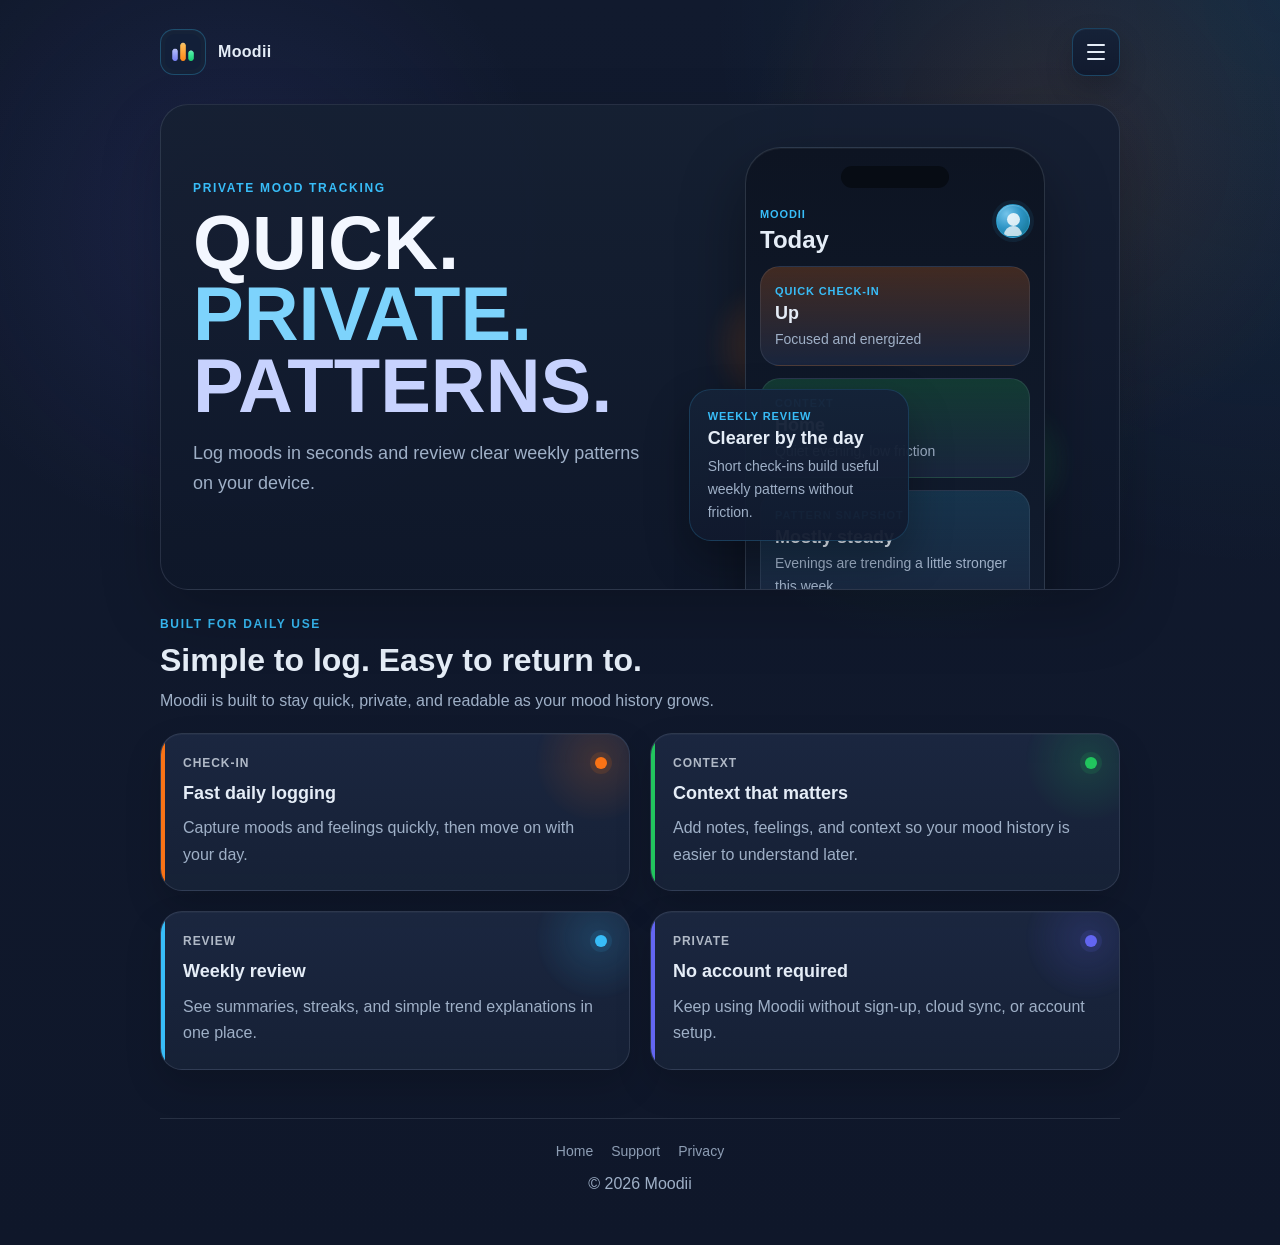
<file: index.html>
<!doctype html>
<html lang="en">
  <head>
    <meta charset="utf-8" />
    <meta name="viewport" content="width=device-width, initial-scale=1" />
    <title>Moodii</title>
    <meta
      name="description"
      content="Moodii is a private mood tracker for quick check-ins and clear weekly patterns."
    />
    <link rel="icon" type="image/svg+xml" href="./favicon.svg" />
    <link rel="apple-touch-icon" href="./favicon.png" />
    <link rel="stylesheet" href="./styles.css" />
    <script src="./nav.js" defer></script>
  </head>
  <body>
    <main class="shell">
      <nav class="nav">
        <a class="brand" href="./index.html">
          <span class="brand-logo-frame">
            <img class="brand-logo" src="./logo.png" alt="Moodii logo" />
          </span>
          Moodii
        </a>
        <div class="nav-menu">
          <button
            class="menu-button"
            type="button"
            aria-expanded="false"
            aria-controls="site-menu"
            aria-label="Open site menu"
          >
            <span></span>
            <span></span>
            <span></span>
          </button>
          <div class="menu-dropdown" id="site-menu" hidden>
            <a href="./support.html">Support</a>
            <a href="./privacy.html">Privacy</a>
          </div>
        </div>
      </nav>

      <section class="hero">
        <div class="hero-grid">
          <div class="hero-copy">
            <span class="eyebrow">Private mood tracking</span>
            <h1 class="stacked-headline">
              <span class="headline-quick">QUICK.</span>
              <span class="headline-private">PRIVATE.</span>
              <span class="headline-patterns">PATTERNS.</span>
            </h1>
            <p class="lead">
              Log moods in seconds and review clear weekly patterns on your
              device.
            </p>
          </div>

          <div class="hero-visual" aria-hidden="true">
            <div class="hero-orb hero-orb-low"></div>
            <div class="hero-orb hero-orb-up"></div>
            <div class="hero-orb hero-orb-calm"></div>

            <div class="device-frame">
              <div class="device-notch"></div>
              <div class="device-screen">
                <div class="mock-header">
                  <div>
                    <span class="mock-kicker">Moodii</span>
                    <strong class="mock-title">Today</strong>
                  </div>
                  <span class="mock-avatar"></span>
                </div>

                <div class="mock-card mock-entry mock-entry-up">
                  <span class="mock-card-label">Quick check-in</span>
                  <strong>Up</strong>
                  <p>Focused and energized</p>
                </div>

                <div class="mock-card mock-entry mock-entry-calm">
                  <span class="mock-card-label">Context</span>
                  <strong>Home</strong>
                  <p>Quiet evening, low friction</p>
                </div>

                <div class="mock-card mock-snapshot">
                  <span class="mock-card-label">Pattern snapshot</span>
                  <strong>Mostly steady</strong>
                  <p>Evenings are trending a little stronger this week.</p>
                </div>
              </div>
            </div>

            <div class="floating-summary">
              <span class="mock-card-label">Weekly review</span>
              <strong>Clearer by the day</strong>
              <p>Short check-ins build useful weekly patterns without friction.</p>
            </div>
          </div>
        </div>
      </section>

      <section class="feature-section">
        <div class="section-intro">
          <span class="eyebrow">Built for daily use</span>
          <h2>Simple to log. Easy to return to.</h2>
          <p>
            Moodii is built to stay quick, private, and readable as your mood
            history grows.
          </p>
        </div>

        <div class="grid">
          <article class="card card-up">
            <div class="card-head">
              <span class="card-kicker">Check-in</span>
              <span class="card-orb" aria-hidden="true"></span>
            </div>
            <h3>Fast daily logging</h3>
            <p>
              Capture moods and feelings quickly, then move on with your day.
            </p>
          </article>
          <article class="card card-calm">
            <div class="card-head">
              <span class="card-kicker">Context</span>
              <span class="card-orb" aria-hidden="true"></span>
            </div>
            <h3>Context that matters</h3>
            <p>
              Add notes, feelings, and context so your mood history is easier
              to understand later.
            </p>
          </article>
          <article class="card card-accent">
            <div class="card-head">
              <span class="card-kicker">Review</span>
              <span class="card-orb" aria-hidden="true"></span>
            </div>
            <h3>Weekly review</h3>
            <p>
              See summaries, streaks, and simple trend explanations in one
              place.
            </p>
          </article>
          <article class="card card-low">
            <div class="card-head">
              <span class="card-kicker">Private</span>
              <span class="card-orb" aria-hidden="true"></span>
            </div>
            <h3>No account required</h3>
            <p>
              Keep using Moodii without sign-up, cloud sync, or account setup.
            </p>
          </article>
        </div>
      </section>

      <footer class="footer">
        <div class="footer-links">
          <a href="./index.html">Home</a>
          <a href="./support.html">Support</a>
          <a href="./privacy.html">Privacy</a>
        </div>
        <p>© 2026 Moodii</p>
      </footer>
    </main>
  </body>
</html>
</file>
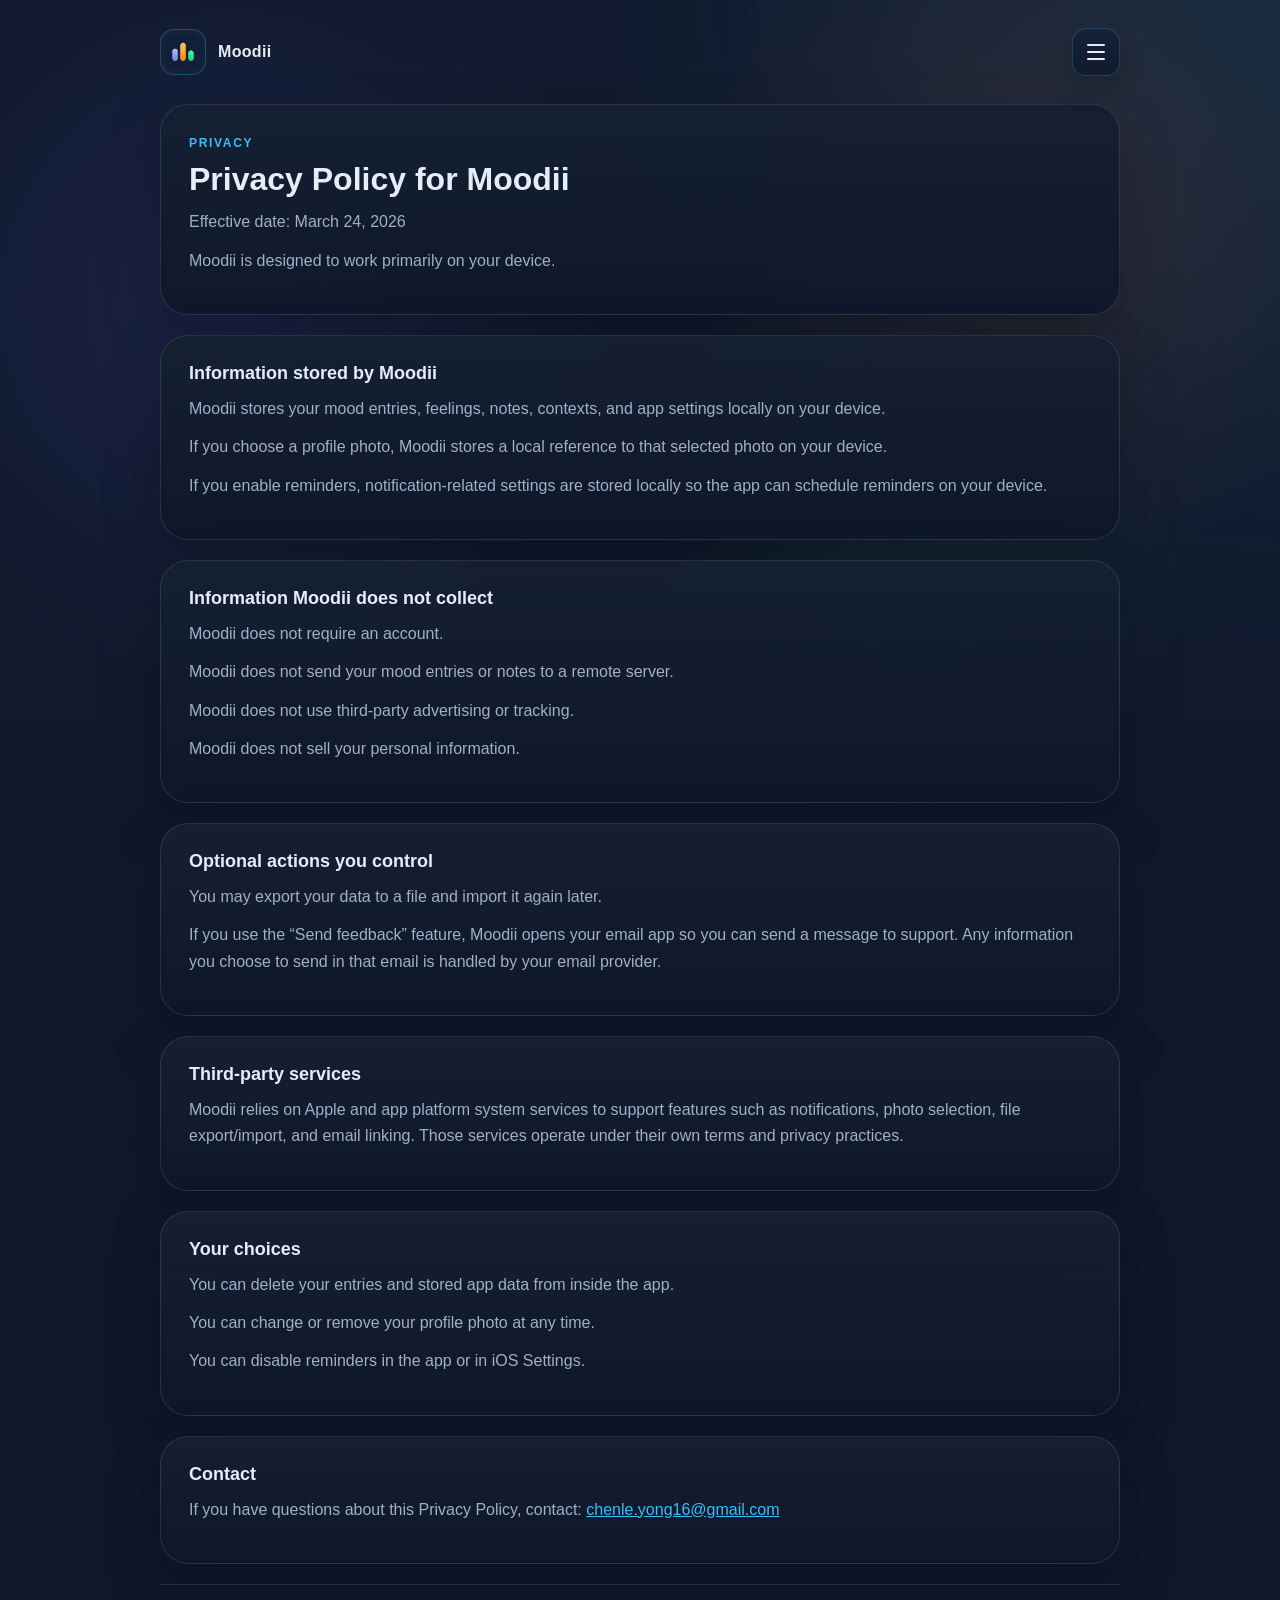
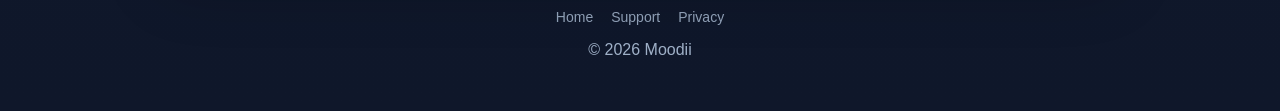
<file: privacy.html>
<!doctype html>
<html lang="en">
  <head>
    <meta charset="utf-8" />
    <meta name="viewport" content="width=device-width, initial-scale=1" />
    <title>Moodii</title>
    <meta
      name="description"
      content="Privacy Policy for Moodii."
    />
    <link rel="icon" type="image/svg+xml" href="./favicon.svg" />
    <link rel="apple-touch-icon" href="./favicon.png" />
    <link rel="stylesheet" href="./styles.css" />
    <script src="./nav.js" defer></script>
  </head>
  <body>
    <main class="shell">
      <nav class="nav">
        <a class="brand" href="./index.html">
          <span class="brand-logo-frame">
            <img class="brand-logo" src="./logo.png" alt="Moodii logo" />
          </span>
          Moodii
        </a>
        <div class="nav-menu">
          <button
            class="menu-button"
            type="button"
            aria-expanded="false"
            aria-controls="site-menu"
            aria-label="Open site menu"
          >
            <span></span>
            <span></span>
            <span></span>
          </button>
          <div class="menu-dropdown" id="site-menu" hidden>
            <a href="./support.html">Support</a>
            <a href="./privacy.html">Privacy</a>
          </div>
        </div>
      </nav>

      <section class="panel compact">
        <span class="eyebrow">Privacy</span>
        <h2>Privacy Policy for Moodii</h2>
        <p>Effective date: March 24, 2026</p>
        <p>Moodii is designed to work primarily on your device.</p>
      </section>

      <section class="panel compact">
        <h3>Information stored by Moodii</h3>
        <p>
          Moodii stores your mood entries, feelings, notes, contexts, and app
          settings locally on your device.
        </p>
        <p>
          If you choose a profile photo, Moodii stores a local reference to that
          selected photo on your device.
        </p>
        <p>
          If you enable reminders, notification-related settings are stored
          locally so the app can schedule reminders on your device.
        </p>
      </section>

      <section class="panel compact">
        <h3>Information Moodii does not collect</h3>
        <p>Moodii does not require an account.</p>
        <p>Moodii does not send your mood entries or notes to a remote server.</p>
        <p>Moodii does not use third-party advertising or tracking.</p>
        <p>Moodii does not sell your personal information.</p>
      </section>

      <section class="panel compact">
        <h3>Optional actions you control</h3>
        <p>You may export your data to a file and import it again later.</p>
        <p>
          If you use the “Send feedback” feature, Moodii opens your email app so
          you can send a message to support. Any information you choose to send
          in that email is handled by your email provider.
        </p>
      </section>

      <section class="panel compact">
        <h3>Third-party services</h3>
        <p>
          Moodii relies on Apple and app platform system services to support
          features such as notifications, photo selection, file export/import,
          and email linking. Those services operate under their own terms and
          privacy practices.
        </p>
      </section>

      <section class="panel compact">
        <h3>Your choices</h3>
        <p>You can delete your entries and stored app data from inside the app.</p>
        <p>You can change or remove your profile photo at any time.</p>
        <p>You can disable reminders in the app or in iOS Settings.</p>
      </section>

      <section class="panel compact">
        <h3>Contact</h3>
        <p>
          If you have questions about this Privacy Policy, contact:
          <a href="mailto:chenle.yong16@gmail.com">chenle.yong16@gmail.com</a>
        </p>
      </section>

      <footer class="footer">
        <div class="footer-links">
          <a href="./index.html">Home</a>
          <a href="./support.html">Support</a>
          <a href="./privacy.html">Privacy</a>
        </div>
        <p>© 2026 Moodii</p>
      </footer>
    </main>
  </body>
</html>
</file>
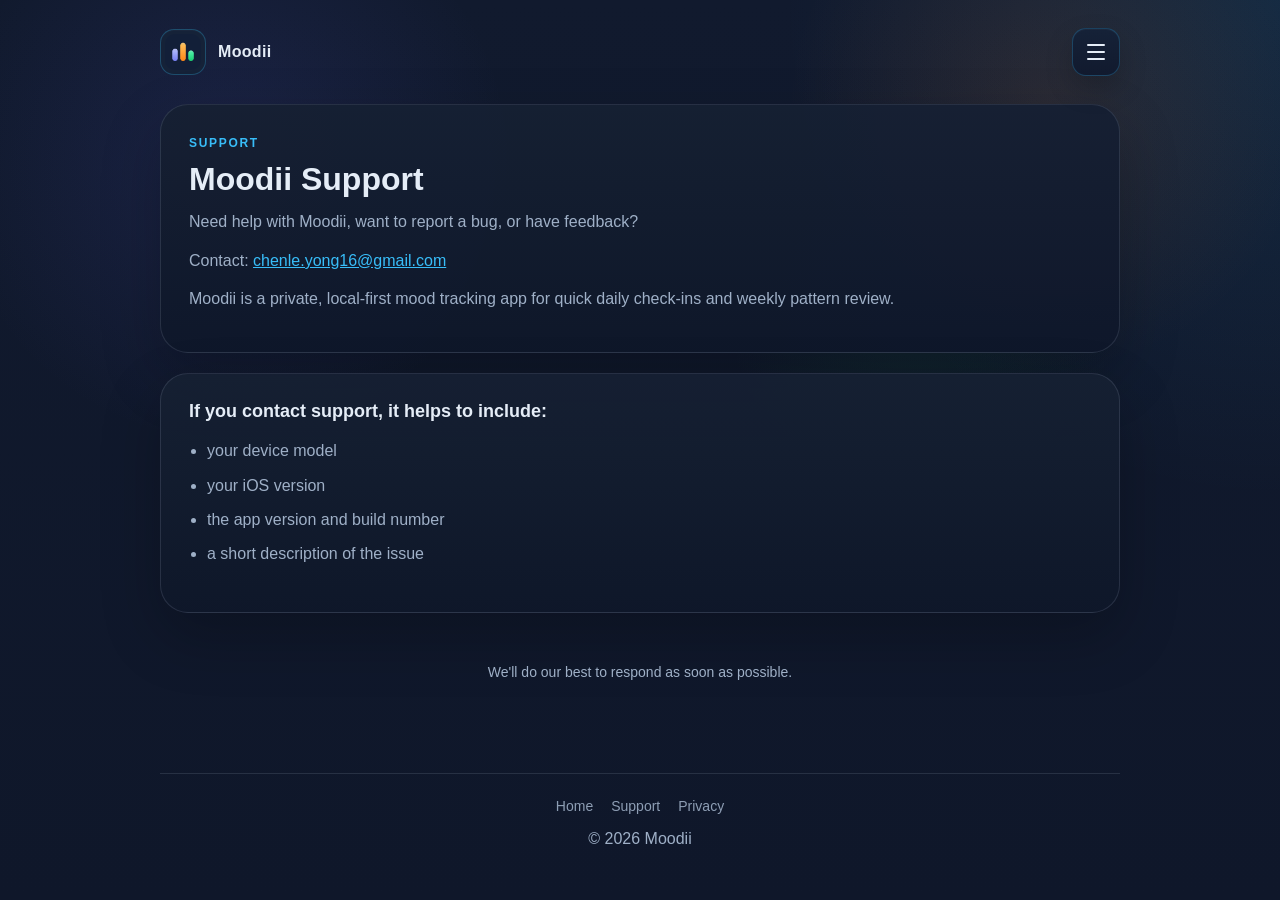
<file: support.html>
<!doctype html>
<html lang="en">
  <head>
    <meta charset="utf-8" />
    <meta name="viewport" content="width=device-width, initial-scale=1" />
    <title>Moodii</title>
    <meta
      name="description"
      content="Moodii support and contact information."
    />
    <link rel="icon" type="image/svg+xml" href="./favicon.svg" />
    <link rel="apple-touch-icon" href="./favicon.png" />
    <link rel="stylesheet" href="./styles.css" />
    <script src="./nav.js" defer></script>
  </head>
  <body>
    <main class="shell">
      <nav class="nav">
        <a class="brand" href="./index.html">
          <span class="brand-logo-frame">
            <img class="brand-logo" src="./logo.png" alt="Moodii logo" />
          </span>
          Moodii
        </a>
        <div class="nav-menu">
          <button
            class="menu-button"
            type="button"
            aria-expanded="false"
            aria-controls="site-menu"
            aria-label="Open site menu"
          >
            <span></span>
            <span></span>
            <span></span>
          </button>
          <div class="menu-dropdown" id="site-menu" hidden>
            <a href="./support.html">Support</a>
            <a href="./privacy.html">Privacy</a>
          </div>
        </div>
      </nav>

      <section class="panel compact">
        <span class="eyebrow">Support</span>
        <h2>Moodii Support</h2>
        <p>
          Need help with Moodii, want to report a bug, or have feedback?
        </p>
        <p>
          Contact:
          <a href="mailto:chenle.yong16@gmail.com">chenle.yong16@gmail.com</a>
        </p>
        <p>
          Moodii is a private, local-first mood tracking app for quick daily
          check-ins and weekly pattern review.
        </p>
      </section>

      <section class="panel">
        <h3>If you contact support, it helps to include:</h3>
        <ul class="list">
          <li>your device model</li>
          <li>your iOS version</li>
          <li>the app version and build number</li>
          <li>a short description of the issue</li>
        </ul>
      </section>

      <p class="page-note">We'll do our best to respond as soon as possible.</p>

      <footer class="footer">
        <div class="footer-links">
          <a href="./index.html">Home</a>
          <a href="./support.html">Support</a>
          <a href="./privacy.html">Privacy</a>
        </div>
        <p>© 2026 Moodii</p>
      </footer>
    </main>
  </body>
</html>
</file>
<file: styles.css>
:root {
  --bg: #0f172a;
  --panel: #162033;
  --panel-soft: #1b2740;
  --text: #e5edf7;
  --muted: #9fb0c7;
  --line: rgba(148, 163, 184, 0.18);
  --accent: #38bdf8;
  --accent-soft: rgba(56, 189, 248, 0.16);
  --up: #f97316;
  --calm: #22c55e;
  --low: #6366f1;
}

* {
  box-sizing: border-box;
}

html {
  background: var(--bg);
  min-height: 100%;
}

body {
  margin: 0;
  min-height: 100vh;
  font-family:
    -apple-system, BlinkMacSystemFont, "Segoe UI", sans-serif;
  background:
    radial-gradient(circle at 18% 18%, rgba(99, 102, 241, 0.12), transparent 22%),
    radial-gradient(circle at 82% 12%, rgba(249, 115, 22, 0.1), transparent 20%),
    radial-gradient(circle at 72% 34%, rgba(34, 197, 94, 0.08), transparent 18%),
    radial-gradient(circle at top right, rgba(56, 189, 248, 0.1), transparent 32%),
    linear-gradient(180deg, #111a2e 0%, var(--bg) 100%);
  color: var(--text);
}

a {
  color: var(--accent);
}

.shell {
  width: min(960px, calc(100% - 32px));
  margin: 0 auto;
  padding: 28px 0 48px;
  min-height: 100vh;
  display: flex;
  flex-direction: column;
}

.nav {
  display: flex;
  justify-content: space-between;
  align-items: center;
  gap: 16px;
  margin-bottom: 28px;
}

.brand {
  display: inline-flex;
  align-items: center;
  gap: 12px;
  color: var(--text);
  text-decoration: none;
  font-weight: 700;
  letter-spacing: 0.02em;
}

.brand-logo-frame {
  width: 46px;
  height: 46px;
  display: inline-flex;
  align-items: center;
  justify-content: center;
  border-radius: 14px;
  border: 1px solid rgba(56, 189, 248, 0.28);
  background: #152238;
  box-shadow: inset 0 1px 0 rgba(255, 255, 255, 0.02);
}

.brand-logo {
  width: 36px;
  height: 36px;
  display: block;
  border-radius: 10px;
}

.nav-menu {
  position: relative;
}

.menu-button {
  width: 48px;
  height: 48px;
  display: inline-flex;
  flex-direction: column;
  align-items: center;
  justify-content: center;
  gap: 5px;
  padding: 0;
  border: 1px solid rgba(56, 189, 248, 0.24);
  border-radius: 14px;
  background: linear-gradient(180deg, rgba(21, 34, 56, 0.96), rgba(17, 26, 46, 0.96));
  box-shadow:
    0 12px 28px rgba(0, 0, 0, 0.18),
    inset 0 1px 0 rgba(255, 255, 255, 0.03);
  cursor: pointer;
}

.menu-button span {
  width: 18px;
  height: 2px;
  border-radius: 999px;
  background: var(--text);
  transition:
    transform 0.18s ease,
    opacity 0.18s ease,
    background 0.18s ease;
}

.menu-button:hover span,
.menu-button[aria-expanded="true"] span {
  background: var(--accent);
}

.menu-button[aria-expanded="true"] span:nth-child(1) {
  transform: translateY(7px) rotate(45deg);
}

.menu-button[aria-expanded="true"] span:nth-child(2) {
  opacity: 0;
}

.menu-button[aria-expanded="true"] span:nth-child(3) {
  transform: translateY(-7px) rotate(-45deg);
}

.menu-dropdown {
  position: absolute;
  top: calc(100% + 10px);
  right: 0;
  min-width: 190px;
  padding: 10px;
  border-radius: 18px;
  border: 1px solid rgba(148, 163, 184, 0.18);
  background: linear-gradient(180deg, rgba(21, 34, 56, 0.98), rgba(17, 26, 46, 0.98));
  box-shadow: 0 24px 48px rgba(0, 0, 0, 0.28);
  z-index: 20;
}

.menu-dropdown[hidden] {
  display: none;
}

.menu-dropdown a {
  display: block;
  padding: 12px 14px;
  border-radius: 12px;
  color: var(--text);
  text-decoration: none;
}

.menu-dropdown a:hover {
  background: rgba(56, 189, 248, 0.1);
  color: var(--accent);
}

.hero,
.panel {
  background: linear-gradient(180deg, rgba(22, 32, 51, 0.96), rgba(15, 23, 42, 0.96));
  border: 1px solid var(--line);
  border-radius: 28px;
  box-shadow: 0 24px 60px rgba(0, 0, 0, 0.22);
}

.hero {
  padding: 32px;
  margin-bottom: 24px;
  overflow: hidden;
  position: relative;
}

.panel {
  padding: 28px;
  margin-bottom: 20px;
}

.eyebrow {
  display: inline-block;
  margin-bottom: 12px;
  font-size: 12px;
  font-weight: 700;
  letter-spacing: 0.14em;
  text-transform: uppercase;
  color: var(--accent);
}

h1,
h2,
h3 {
  margin: 0 0 12px;
  line-height: 1.1;
}

h1 {
  font-size: clamp(44px, 7vw, 76px);
  max-width: 12ch;
  line-height: 0.94;
}

.stacked-headline span {
  display: block;
}

.headline-quick {
  color: #f3f7ff;
}

.headline-private {
  color: #7dd3fc;
}

.headline-patterns {
  color: #c7d2fe;
}

h2 {
  font-size: clamp(24px, 3vw, 32px);
}

h3 {
  font-size: 18px;
}

p,
li {
  color: var(--muted);
  line-height: 1.65;
  font-size: 16px;
}

.lead {
  max-width: 56ch;
  font-size: 18px;
}

.hero-grid {
  display: grid;
  grid-template-columns: minmax(0, 1.08fr) minmax(300px, 0.92fr);
  gap: 28px;
  align-items: center;
}

.hero-copy {
  position: relative;
  z-index: 1;
}

.hero-visual {
  position: relative;
  min-height: 420px;
}

.hero-orb {
  position: absolute;
  border-radius: 999px;
  filter: blur(8px);
  opacity: 0.85;
}

.hero-orb-low {
  top: 40px;
  right: 48px;
  width: 140px;
  height: 140px;
  background: radial-gradient(circle, rgba(99, 102, 241, 0.4), rgba(99, 102, 241, 0.02) 72%);
}

.hero-orb-up {
  top: 148px;
  left: 24px;
  width: 120px;
  height: 120px;
  background: radial-gradient(circle, rgba(249, 115, 22, 0.3), rgba(249, 115, 22, 0.02) 72%);
}

.hero-orb-calm {
  bottom: 38px;
  right: 20px;
  width: 116px;
  height: 116px;
  background: radial-gradient(circle, rgba(34, 197, 94, 0.28), rgba(34, 197, 94, 0.02) 72%);
}

.device-frame {
  position: absolute;
  right: 42px;
  top: 10px;
  width: 300px;
  padding: 18px 14px 16px;
  border-radius: 36px;
  background: linear-gradient(180deg, #0d1422, #111c2f);
  border: 1px solid rgba(148, 163, 184, 0.22);
  box-shadow:
    0 28px 64px rgba(0, 0, 0, 0.36),
    inset 0 1px 0 rgba(255, 255, 255, 0.05);
}

.device-notch {
  width: 108px;
  height: 22px;
  margin: 0 auto 16px;
  border-radius: 999px;
  background: rgba(7, 11, 19, 0.92);
}

.device-screen {
  display: grid;
  gap: 12px;
}

.mock-header {
  display: flex;
  justify-content: space-between;
  align-items: flex-start;
  gap: 12px;
}

.mock-kicker,
.mock-card-label {
  display: inline-block;
  margin-bottom: 6px;
  font-size: 11px;
  font-weight: 700;
  letter-spacing: 0.08em;
  text-transform: uppercase;
  color: var(--accent);
}

.mock-title {
  display: block;
  font-size: 24px;
  color: var(--text);
}

.mock-avatar {
  width: 34px;
  height: 34px;
  display: inline-flex;
  align-items: center;
  justify-content: center;
  position: relative;
  border-radius: 50%;
  background: radial-gradient(circle at 30% 28%, rgba(125, 211, 252, 0.92), rgba(56, 189, 248, 0.76) 45%, rgba(14, 116, 144, 0.92) 100%);
  border: 1px solid rgba(56, 189, 248, 0.3);
  box-shadow:
    inset 0 1px 0 rgba(255, 255, 255, 0.18),
    0 0 0 4px rgba(56, 189, 248, 0.08);
  overflow: hidden;
}

.mock-avatar::before {
  content: "";
  width: 13px;
  height: 13px;
  border-radius: 50%;
  background: rgba(255, 255, 255, 0.82);
  transform: translateY(-2px);
}

.mock-avatar::after {
  content: "";
  position: absolute;
  width: 18px;
  height: 10px;
  border-radius: 999px 999px 10px 10px;
  background: rgba(255, 255, 255, 0.72);
  transform: translateY(10px);
}

.mock-card {
  padding: 14px;
  border-radius: 20px;
  border: 1px solid rgba(148, 163, 184, 0.14);
  background: rgba(27, 39, 64, 0.88);
}

.mock-card strong {
  display: block;
  margin-bottom: 4px;
  font-size: 18px;
  color: var(--text);
}

.mock-card p {
  margin: 0;
  font-size: 14px;
}

.mock-entry-up {
  background: linear-gradient(180deg, rgba(249, 115, 22, 0.22), rgba(27, 39, 64, 0.86));
}

.mock-entry-calm {
  background: linear-gradient(180deg, rgba(34, 197, 94, 0.2), rgba(27, 39, 64, 0.86));
}

.mock-snapshot {
  background: linear-gradient(180deg, rgba(56, 189, 248, 0.16), rgba(27, 39, 64, 0.88));
}

.floating-summary {
  position: absolute;
  left: 0;
  bottom: 16px;
  width: 220px;
  padding: 16px 18px;
  border-radius: 22px;
  background: linear-gradient(180deg, rgba(21, 34, 56, 0.96), rgba(17, 26, 46, 0.96));
  border: 1px solid rgba(56, 189, 248, 0.18);
  box-shadow: 0 20px 44px rgba(0, 0, 0, 0.28);
}

.floating-summary strong {
  display: block;
  margin-bottom: 6px;
  font-size: 18px;
}

.floating-summary p {
  margin: 0;
  font-size: 14px;
}

.grid {
  display: grid;
  grid-template-columns: repeat(2, minmax(0, 1fr));
  gap: 20px;
  margin-bottom: 24px;
}

.feature-section {
  margin-bottom: 24px;
}

.section-intro {
  margin-bottom: 18px;
}

.section-intro h2 {
  margin-bottom: 10px;
}

.section-intro p {
  max-width: 72ch;
  margin: 0;
}

.card {
  padding: 22px;
  border-radius: 22px;
  background: linear-gradient(180deg, rgba(27, 39, 64, 0.98), rgba(23, 34, 55, 0.96));
  border: 1px solid var(--line);
  position: relative;
  overflow: hidden;
  box-shadow:
    0 16px 36px rgba(0, 0, 0, 0.16),
    inset 0 1px 0 rgba(255, 255, 255, 0.03);
}

.card::before {
  content: "";
  position: absolute;
  inset: 0 auto 0 0;
  width: 4px;
  border-radius: 22px 0 0 22px;
  background: var(--accent);
}

.card::after {
  content: "";
  position: absolute;
  top: -34px;
  right: -28px;
  width: 120px;
  height: 120px;
  border-radius: 50%;
  opacity: 0.18;
  filter: blur(2px);
}

.card-head {
  display: flex;
  align-items: center;
  justify-content: space-between;
  gap: 12px;
  margin-bottom: 14px;
}

.card-kicker {
  display: inline-block;
  font-size: 12px;
  font-weight: 700;
  letter-spacing: 0.08em;
  text-transform: uppercase;
  color: rgba(229, 237, 247, 0.74);
}

.card-orb {
  width: 12px;
  height: 12px;
  border-radius: 50%;
  background: var(--accent);
  box-shadow: 0 0 0 5px rgba(56, 189, 248, 0.1);
}

.card h3 {
  margin-bottom: 12px;
}

.card p {
  margin: 0;
}

.card-up::before {
  background: var(--up);
}

.card-up::after {
  background: radial-gradient(circle, rgba(249, 115, 22, 0.9), rgba(249, 115, 22, 0.04) 72%);
}

.card-up .card-orb {
  background: var(--up);
  box-shadow: 0 0 0 5px rgba(249, 115, 22, 0.12);
}

.card-calm::before {
  background: var(--calm);
}

.card-calm::after {
  background: radial-gradient(circle, rgba(34, 197, 94, 0.9), rgba(34, 197, 94, 0.04) 72%);
}

.card-calm .card-orb {
  background: var(--calm);
  box-shadow: 0 0 0 5px rgba(34, 197, 94, 0.12);
}

.card-accent::after {
  background: radial-gradient(circle, rgba(56, 189, 248, 0.9), rgba(56, 189, 248, 0.04) 72%);
}

.card-low::before {
  background: var(--low);
}

.card-low::after {
  background: radial-gradient(circle, rgba(99, 102, 241, 0.9), rgba(99, 102, 241, 0.04) 72%);
}

.card-low .card-orb {
  background: var(--low);
  box-shadow: 0 0 0 5px rgba(99, 102, 241, 0.12);
}

.card strong {
  color: var(--text);
}

.footer {
  margin-top: auto;
  padding-top: 24px;
  color: var(--muted);
  font-size: 14px;
  border-top: 1px solid var(--line);
  text-align: center;
}

.footer p {
  margin: 0;
}

.footer p + p {
  margin-top: 8px;
}

.footer-links {
  display: flex;
  justify-content: center;
  gap: 18px;
  flex-wrap: wrap;
  margin-bottom: 12px;
}

.footer-links a {
  color: rgba(159, 176, 199, 0.88);
  text-decoration: none;
}

.footer-links a:hover {
  color: var(--text);
}

.page-note {
  margin: 28px 0 18px;
  color: var(--muted);
  font-size: 14px;
  text-align: center;
}

.list {
  padding-left: 18px;
}

.list li + li {
  margin-top: 8px;
}

.compact p {
  margin: 0 0 12px;
}

@media (max-width: 720px) {
  .shell {
    width: min(100% - 24px, 960px);
    padding-top: 20px;
  }

  .grid {
    grid-template-columns: 1fr;
  }

  .hero,
  .panel {
    padding: 22px;
    border-radius: 22px;
  }

  .hero {
    max-height: 750px;
  }

  h1 {
    font-size: clamp(40px, 13vw, 56px);
    max-width: none;
  }

  .lead,
  .section-intro p {
    max-width: none;
  }

  .hero-grid {
    grid-template-columns: 1fr;
    display: grid;
    gap: 20px;
  }

  .hero-visual {
    min-height: 0;
    padding-bottom: 18px;
  }

  .device-frame {
    position: relative;
    right: auto;
    top: auto;
    width: min(100%, 272px);
    margin: 0 auto;
    padding: 16px 12px 14px;
    overflow: hidden;
  }

  .floating-summary {
    position: absolute;
    left: 8px;
    top: 56%;
    bottom: auto;
    width: min(100%, 228px);
    margin: 0;
    transform: translateY(-50%);
    z-index: 2;
  }

  .hero-orb-low {
    top: 18px;
    right: 18px;
    width: 104px;
    height: 104px;
  }

  .hero-orb-up {
    top: 120px;
    left: 8px;
    width: 84px;
    height: 84px;
  }

  .hero-orb-calm {
    bottom: 26px;
    right: 10px;
    width: 84px;
    height: 84px;
  }

}
</file>
